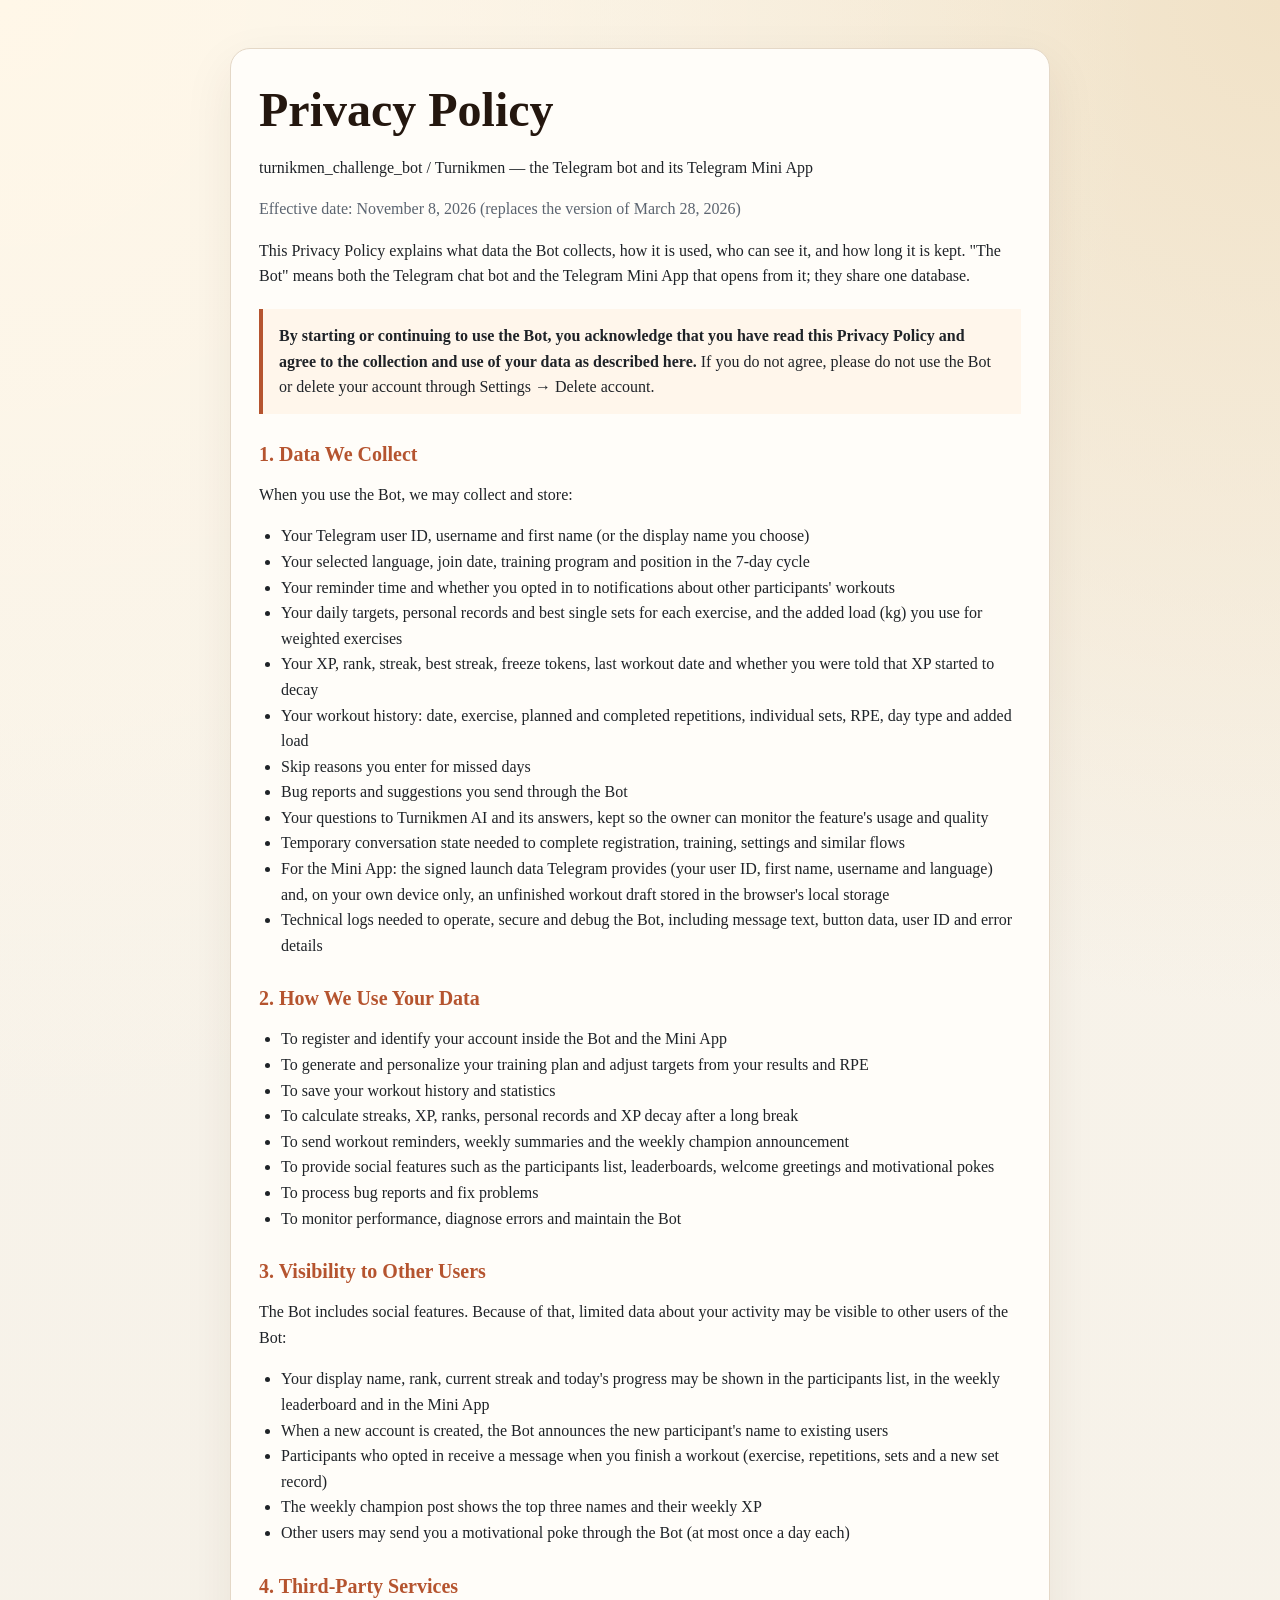
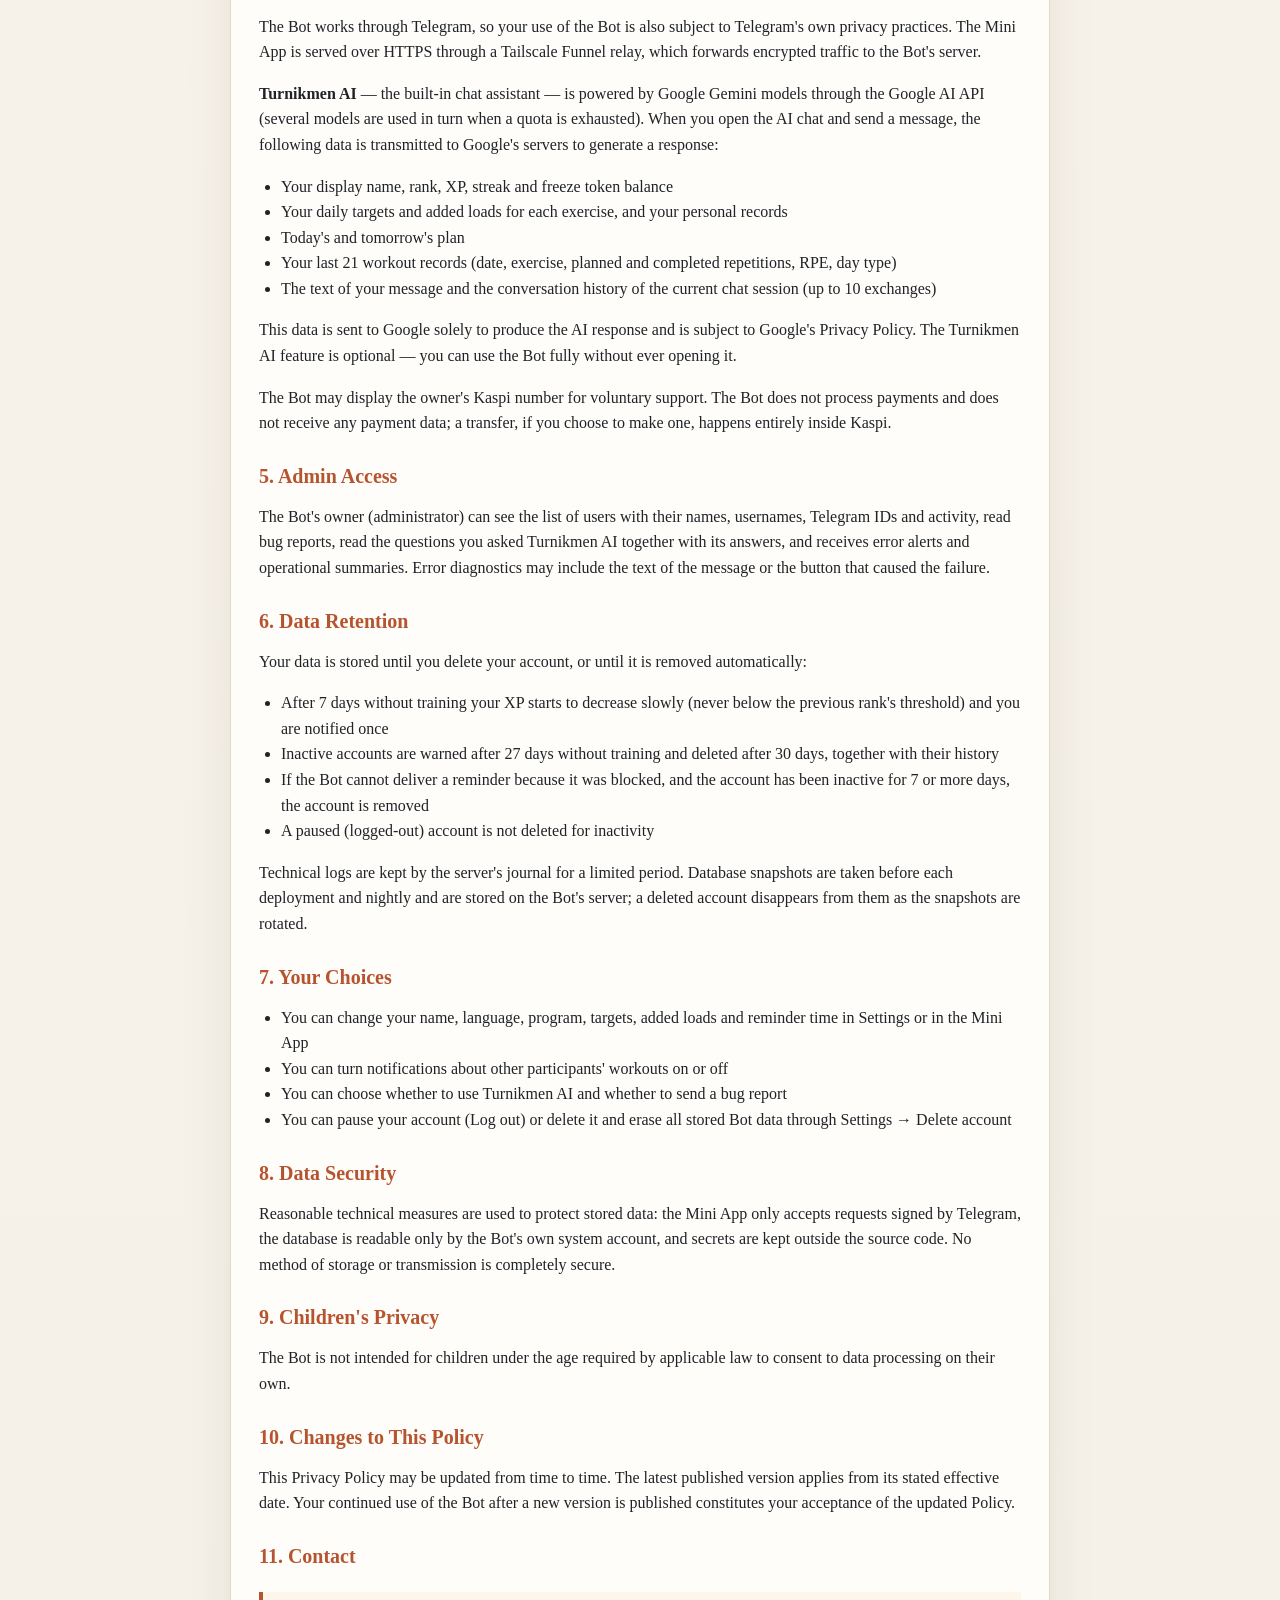
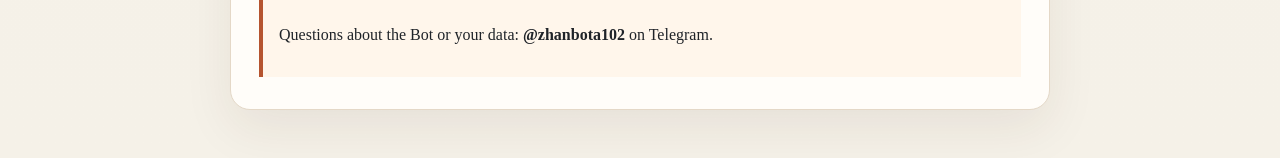
<file: pullup_bot/web/privacy.html>
<!DOCTYPE html>
<html lang="en">
<head>
<meta charset="utf-8">
<meta name="viewport" content="width=device-width, initial-scale=1">
<title>Privacy Policy — Turnikmen</title>
<style>
:root { --bg: #f5f1e8; --card: #fffdf8; --text: #1f2328; --muted: #5b6470; --accent: #b5542f; --border: #e4d8c7; }
* { box-sizing: border-box; }
body { margin: 0; font-family: Georgia, "Times New Roman", serif; background: radial-gradient(circle at top left, #fff7e8 0, transparent 32%), radial-gradient(circle at top right, #f1e2c7 0, transparent 28%), linear-gradient(180deg, #f8f3ea 0%, var(--bg) 100%); color: var(--text); line-height: 1.6; }
.wrap { max-width: 860px; margin: 48px auto; padding: 0 20px; }
.card { background: color-mix(in srgb, var(--card) 92%, white 8%); border: 1px solid var(--border); border-radius: 20px; padding: 32px 28px; box-shadow: 0 18px 50px rgba(66, 44, 24, 0.08); }
h1, h2 { line-height: 1.2; margin: 0 0 16px; }
h1 { font-size: clamp(2rem, 4vw, 3rem); color: #24170f; }
h2 { margin-top: 28px; font-size: 1.25rem; color: var(--accent); }
p, li { font-size: 1rem; }
.lead, .muted { color: var(--muted); }
ul { padding-left: 22px; margin: 12px 0; }
.contact { margin-top: 24px; padding: 14px 16px; border-left: 4px solid var(--accent); background: #fff6eb; }
.consent { margin: 20px 0; padding: 14px 16px; border-left: 4px solid var(--accent); background: #fff6eb; font-size: 1rem; }
code { font-family: Consolas, "Courier New", monospace; background: #f2eadf; padding: 0.1em 0.35em; border-radius: 6px; }
@media (max-width: 600px) { .wrap { margin: 16px auto; } .card { padding: 22px 16px; border-radius: 14px; } }
</style>
</head>
<body>
<div class="wrap">
<div class="card">
<h1>Privacy Policy</h1>
<p>turnikmen_challenge_bot / Turnikmen — the Telegram bot and its Telegram Mini App</p>
<p class="muted">Effective date: November 8, 2026 (replaces the version of March 28, 2026)</p>
<p>This Privacy Policy explains what data the Bot collects, how it is used, who can see it, and how long it is kept. "The Bot" means both the Telegram chat bot and the Telegram Mini App that opens from it; they share one database.</p>

<div class="consent">
  <strong>By starting or continuing to use the Bot, you acknowledge that you have read this Privacy Policy and agree to the collection and use of your data as described here.</strong> If you do not agree, please do not use the Bot or delete your account through Settings → Delete account.
</div>

<h2>1. Data We Collect</h2>
<p>When you use the Bot, we may collect and store:</p>
<ul>
  <li>Your Telegram user ID, username and first name (or the display name you choose)</li>
  <li>Your selected language, join date, training program and position in the 7-day cycle</li>
  <li>Your reminder time and whether you opted in to notifications about other participants' workouts</li>
  <li>Your daily targets, personal records and best single sets for each exercise, and the added load (kg) you use for weighted exercises</li>
  <li>Your XP, rank, streak, best streak, freeze tokens, last workout date and whether you were told that XP started to decay</li>
  <li>Your workout history: date, exercise, planned and completed repetitions, individual sets, RPE, day type and added load</li>
  <li>Skip reasons you enter for missed days</li>
  <li>Bug reports and suggestions you send through the Bot</li>
  <li>Your questions to Turnikmen AI and its answers, kept so the owner can monitor the feature's usage and quality</li>
  <li>Temporary conversation state needed to complete registration, training, settings and similar flows</li>
  <li>For the Mini App: the signed launch data Telegram provides (your user ID, first name, username and language) and, on your own device only, an unfinished workout draft stored in the browser's local storage</li>
  <li>Technical logs needed to operate, secure and debug the Bot, including message text, button data, user ID and error details</li>
</ul>

<h2>2. How We Use Your Data</h2>
<ul>
  <li>To register and identify your account inside the Bot and the Mini App</li>
  <li>To generate and personalize your training plan and adjust targets from your results and RPE</li>
  <li>To save your workout history and statistics</li>
  <li>To calculate streaks, XP, ranks, personal records and XP decay after a long break</li>
  <li>To send workout reminders, weekly summaries and the weekly champion announcement</li>
  <li>To provide social features such as the participants list, leaderboards, welcome greetings and motivational pokes</li>
  <li>To process bug reports and fix problems</li>
  <li>To monitor performance, diagnose errors and maintain the Bot</li>
</ul>

<h2>3. Visibility to Other Users</h2>
<p>The Bot includes social features. Because of that, limited data about your activity may be visible to other users of the Bot:</p>
<ul>
  <li>Your display name, rank, current streak and today's progress may be shown in the participants list, in the weekly leaderboard and in the Mini App</li>
  <li>When a new account is created, the Bot announces the new participant's name to existing users</li>
  <li>Participants who opted in receive a message when you finish a workout (exercise, repetitions, sets and a new set record)</li>
  <li>The weekly champion post shows the top three names and their weekly XP</li>
  <li>Other users may send you a motivational poke through the Bot (at most once a day each)</li>
</ul>

<h2>4. Third-Party Services</h2>
<p>The Bot works through Telegram, so your use of the Bot is also subject to Telegram's own privacy practices. The Mini App is served over HTTPS through a Tailscale Funnel relay, which forwards encrypted traffic to the Bot's server.</p>
<p><strong>Turnikmen AI</strong> — the built-in chat assistant — is powered by Google Gemini models through the Google AI API (several models are used in turn when a quota is exhausted). When you open the AI chat and send a message, the following data is transmitted to Google's servers to generate a response:</p>
<ul>
  <li>Your display name, rank, XP, streak and freeze token balance</li>
  <li>Your daily targets and added loads for each exercise, and your personal records</li>
  <li>Today's and tomorrow's plan</li>
  <li>Your last 21 workout records (date, exercise, planned and completed repetitions, RPE, day type)</li>
  <li>The text of your message and the conversation history of the current chat session (up to 10 exchanges)</li>
</ul>
<p>This data is sent to Google solely to produce the AI response and is subject to Google's Privacy Policy. The Turnikmen AI feature is optional — you can use the Bot fully without ever opening it.</p>
<p>The Bot may display the owner's Kaspi number for voluntary support. The Bot does not process payments and does not receive any payment data; a transfer, if you choose to make one, happens entirely inside Kaspi.</p>

<h2>5. Admin Access</h2>
<p>The Bot's owner (administrator) can see the list of users with their names, usernames, Telegram IDs and activity, read bug reports, read the questions you asked Turnikmen AI together with its answers, and receives error alerts and operational summaries. Error diagnostics may include the text of the message or the button that caused the failure.</p>

<h2>6. Data Retention</h2>
<p>Your data is stored until you delete your account, or until it is removed automatically:</p>
<ul>
  <li>After 7 days without training your XP starts to decrease slowly (never below the previous rank's threshold) and you are notified once</li>
  <li>Inactive accounts are warned after 27 days without training and deleted after 30 days, together with their history</li>
  <li>If the Bot cannot deliver a reminder because it was blocked, and the account has been inactive for 7 or more days, the account is removed</li>
  <li>A paused (logged-out) account is not deleted for inactivity</li>
</ul>
<p>Technical logs are kept by the server's journal for a limited period. Database snapshots are taken before each deployment and nightly and are stored on the Bot's server; a deleted account disappears from them as the snapshots are rotated.</p>

<h2>7. Your Choices</h2>
<ul>
  <li>You can change your name, language, program, targets, added loads and reminder time in Settings or in the Mini App</li>
  <li>You can turn notifications about other participants' workouts on or off</li>
  <li>You can choose whether to use Turnikmen AI and whether to send a bug report</li>
  <li>You can pause your account (Log out) or delete it and erase all stored Bot data through Settings → Delete account</li>
</ul>

<h2>8. Data Security</h2>
<p>Reasonable technical measures are used to protect stored data: the Mini App only accepts requests signed by Telegram, the database is readable only by the Bot's own system account, and secrets are kept outside the source code. No method of storage or transmission is completely secure.</p>

<h2>9. Children's Privacy</h2>
<p>The Bot is not intended for children under the age required by applicable law to consent to data processing on their own.</p>

<h2>10. Changes to This Policy</h2>
<p>This Privacy Policy may be updated from time to time. The latest published version applies from its stated effective date. Your continued use of the Bot after a new version is published constitutes your acceptance of the updated Policy.</p>

<h2>11. Contact</h2>
<div class="contact">
  <p>Questions about the Bot or your data: <strong>@zhanbota102</strong> on Telegram.</p>
</div>
</div>
</div>
</body>
</html>
</file>
